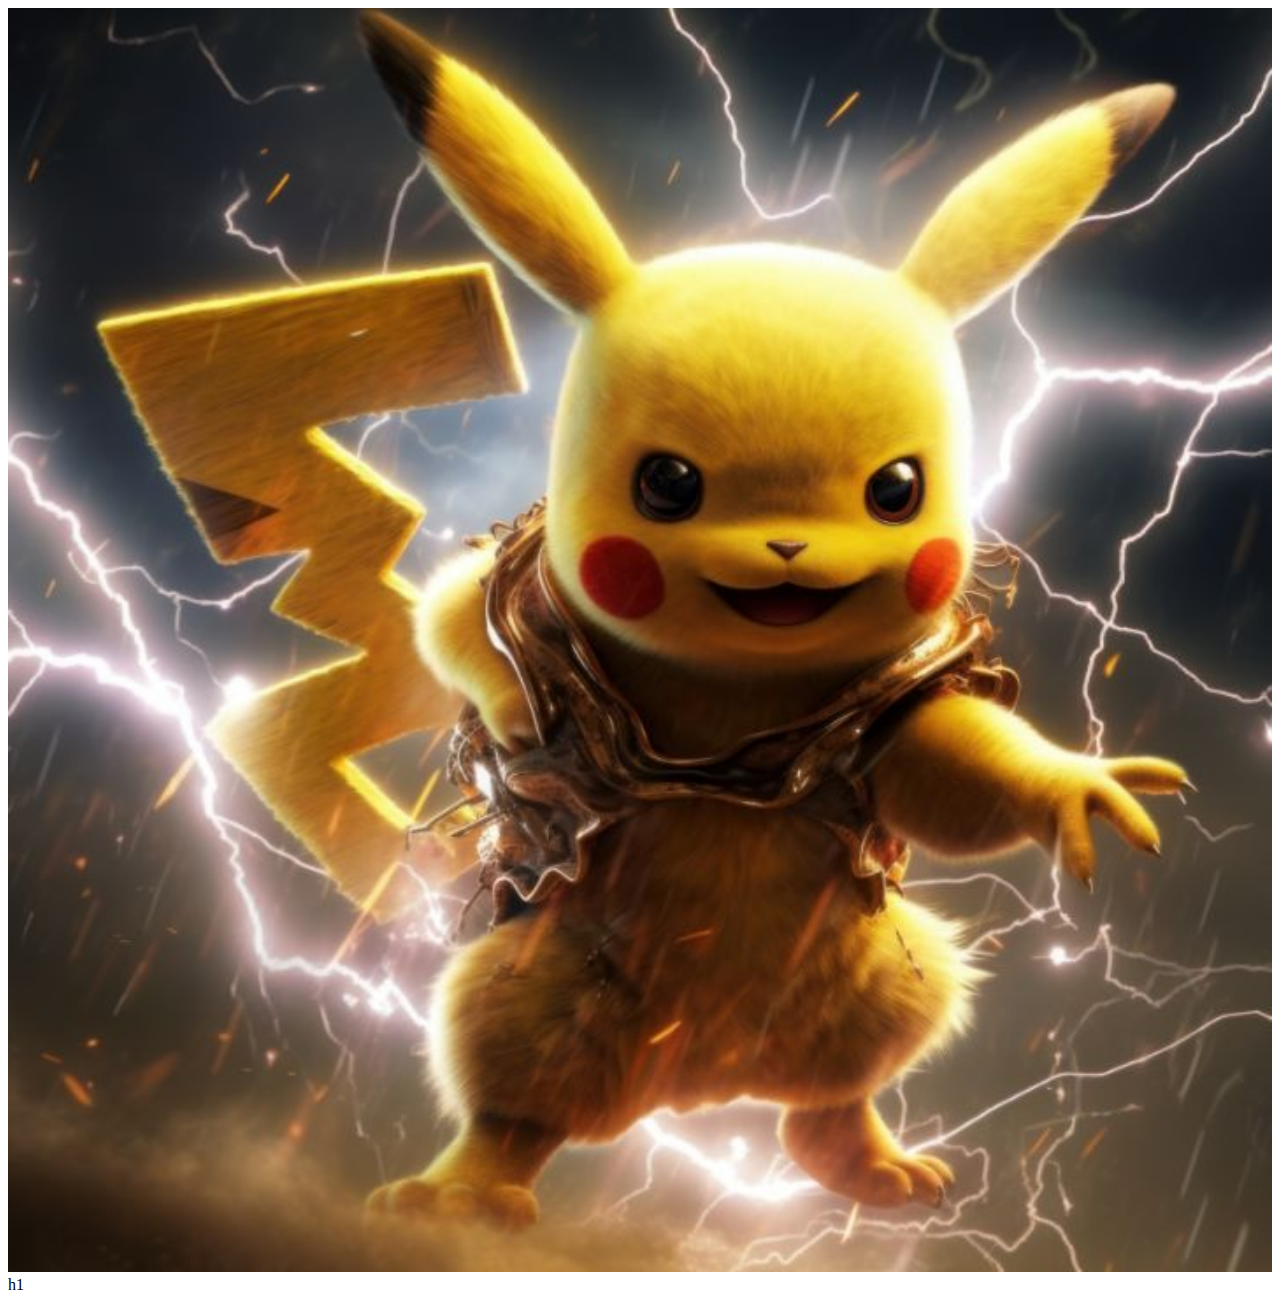
<file: index.html>
<!DOCTYPE html>
<html lang="en">
<head>
    <meta charset="UTF-8">
    <meta name="viewport" content="width=device-width, initial-scale=1.0">
    <title>Pikachu</title>
   <link rel="stylesheet" href="./styles.css">
</head>
<body>
    <img src="./pika.jpg" alt="Pikachu">
    h1
    
</body>
</html>
</file>
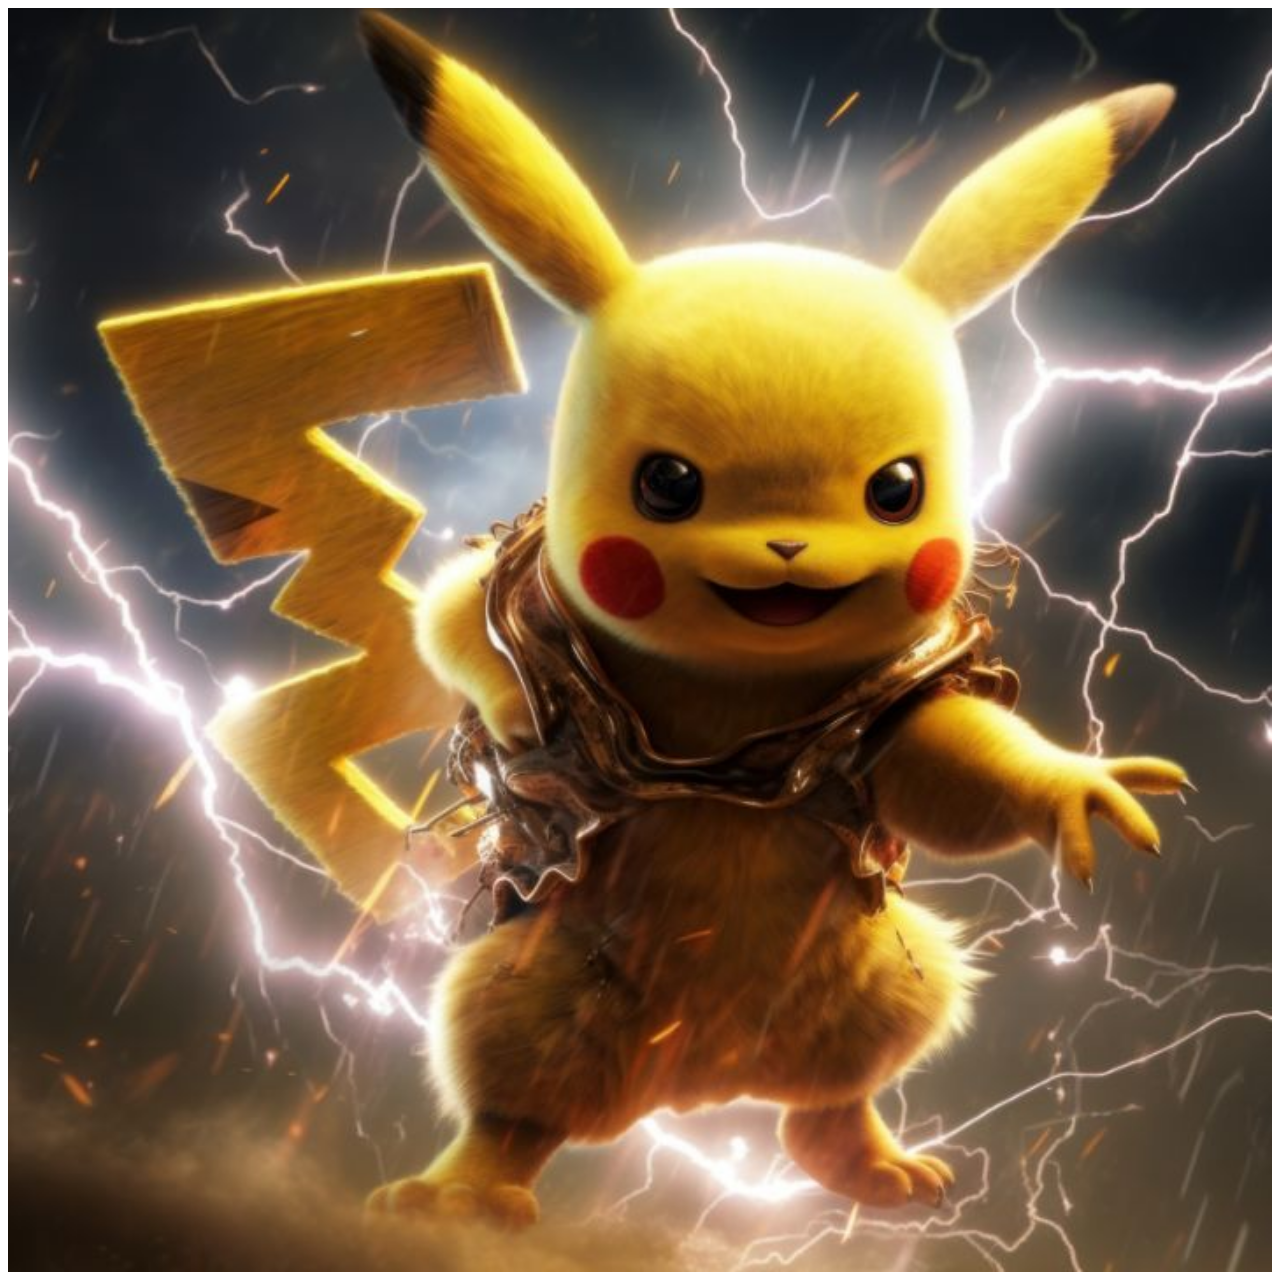
<file: Pikachu.html>
<!DOCTYPE html>
<html lang="en">
<head>
    <meta charset="UTF-8">
    <meta name="viewport" content="width=device-width, initial-scale=1.0">
    <title>Pikachu</title>
   <link rel="stylesheet" href="./styles.css">
</head>
<body>
    <img src="./pika.jpg" alt="Pikachu">
    
</body>
</html>
</file>
<file: styles.css>
img{height: 100%; width: 100%;}
</file>
